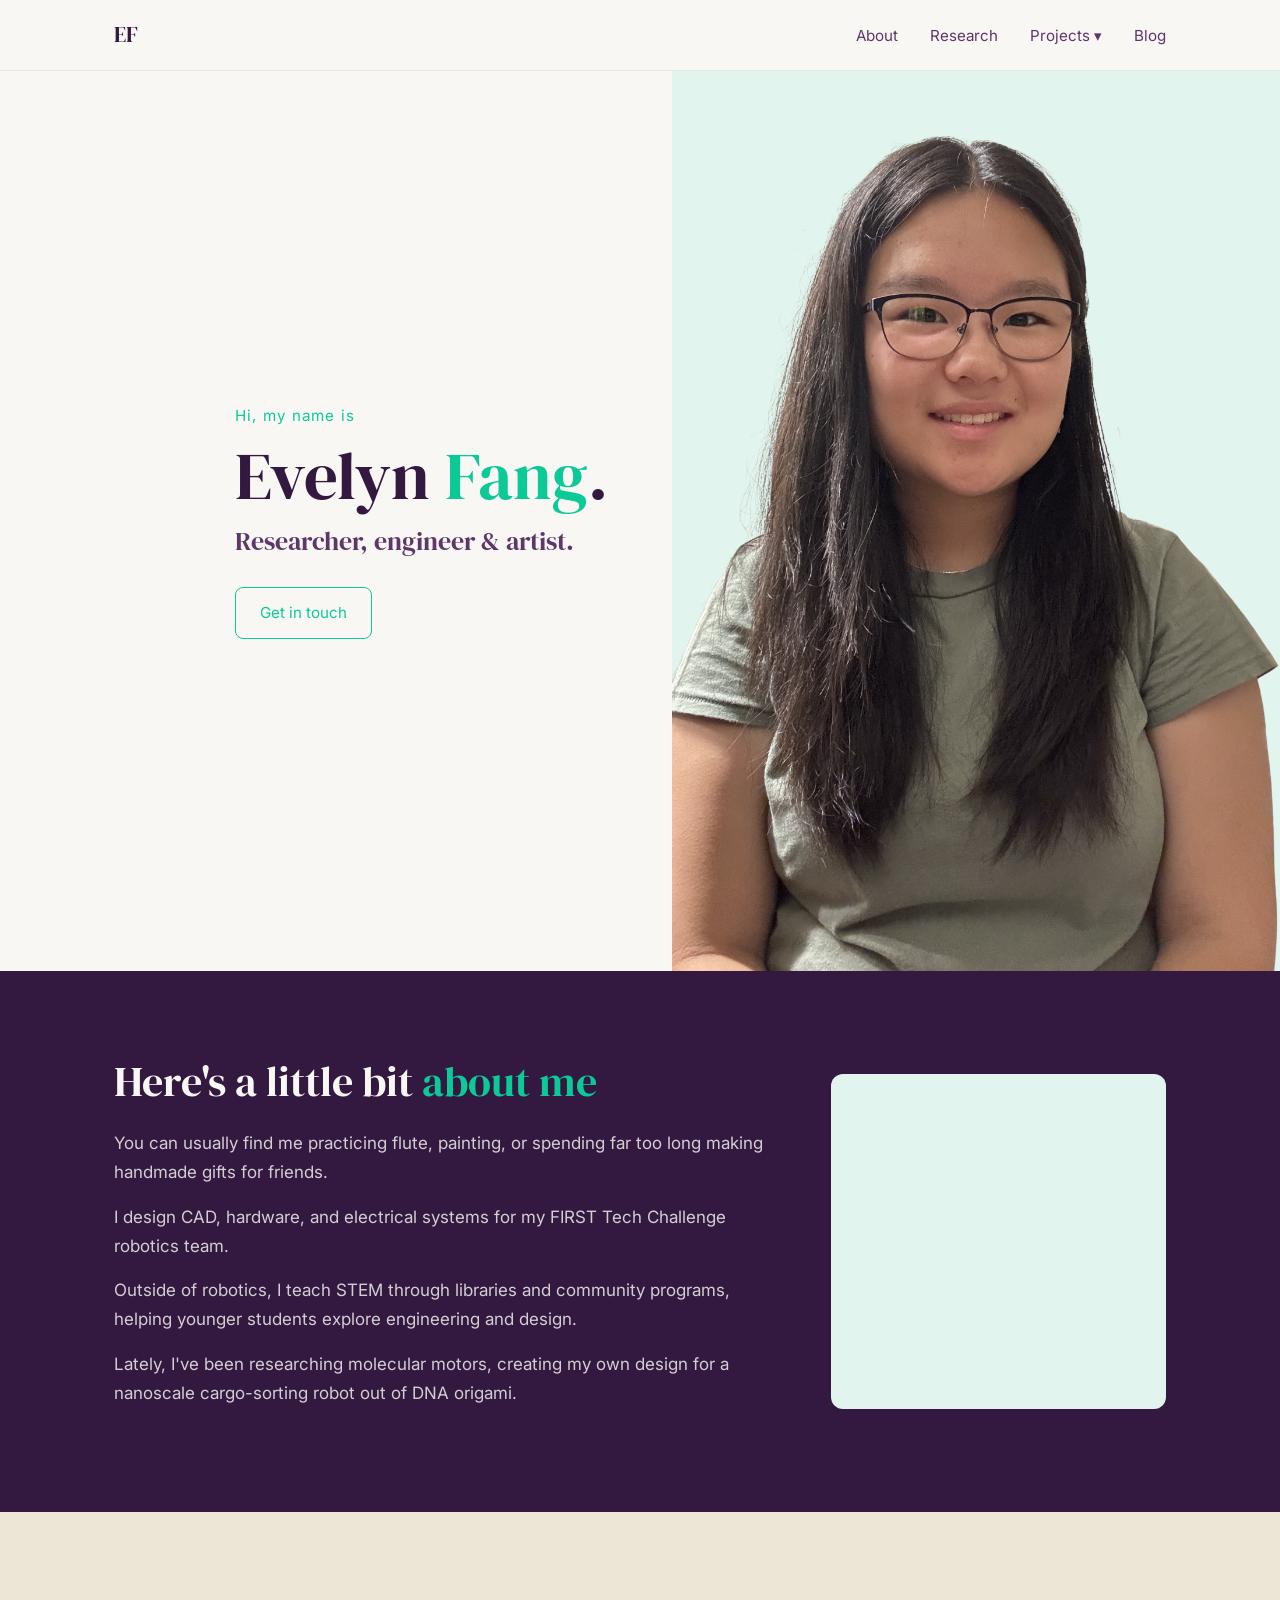
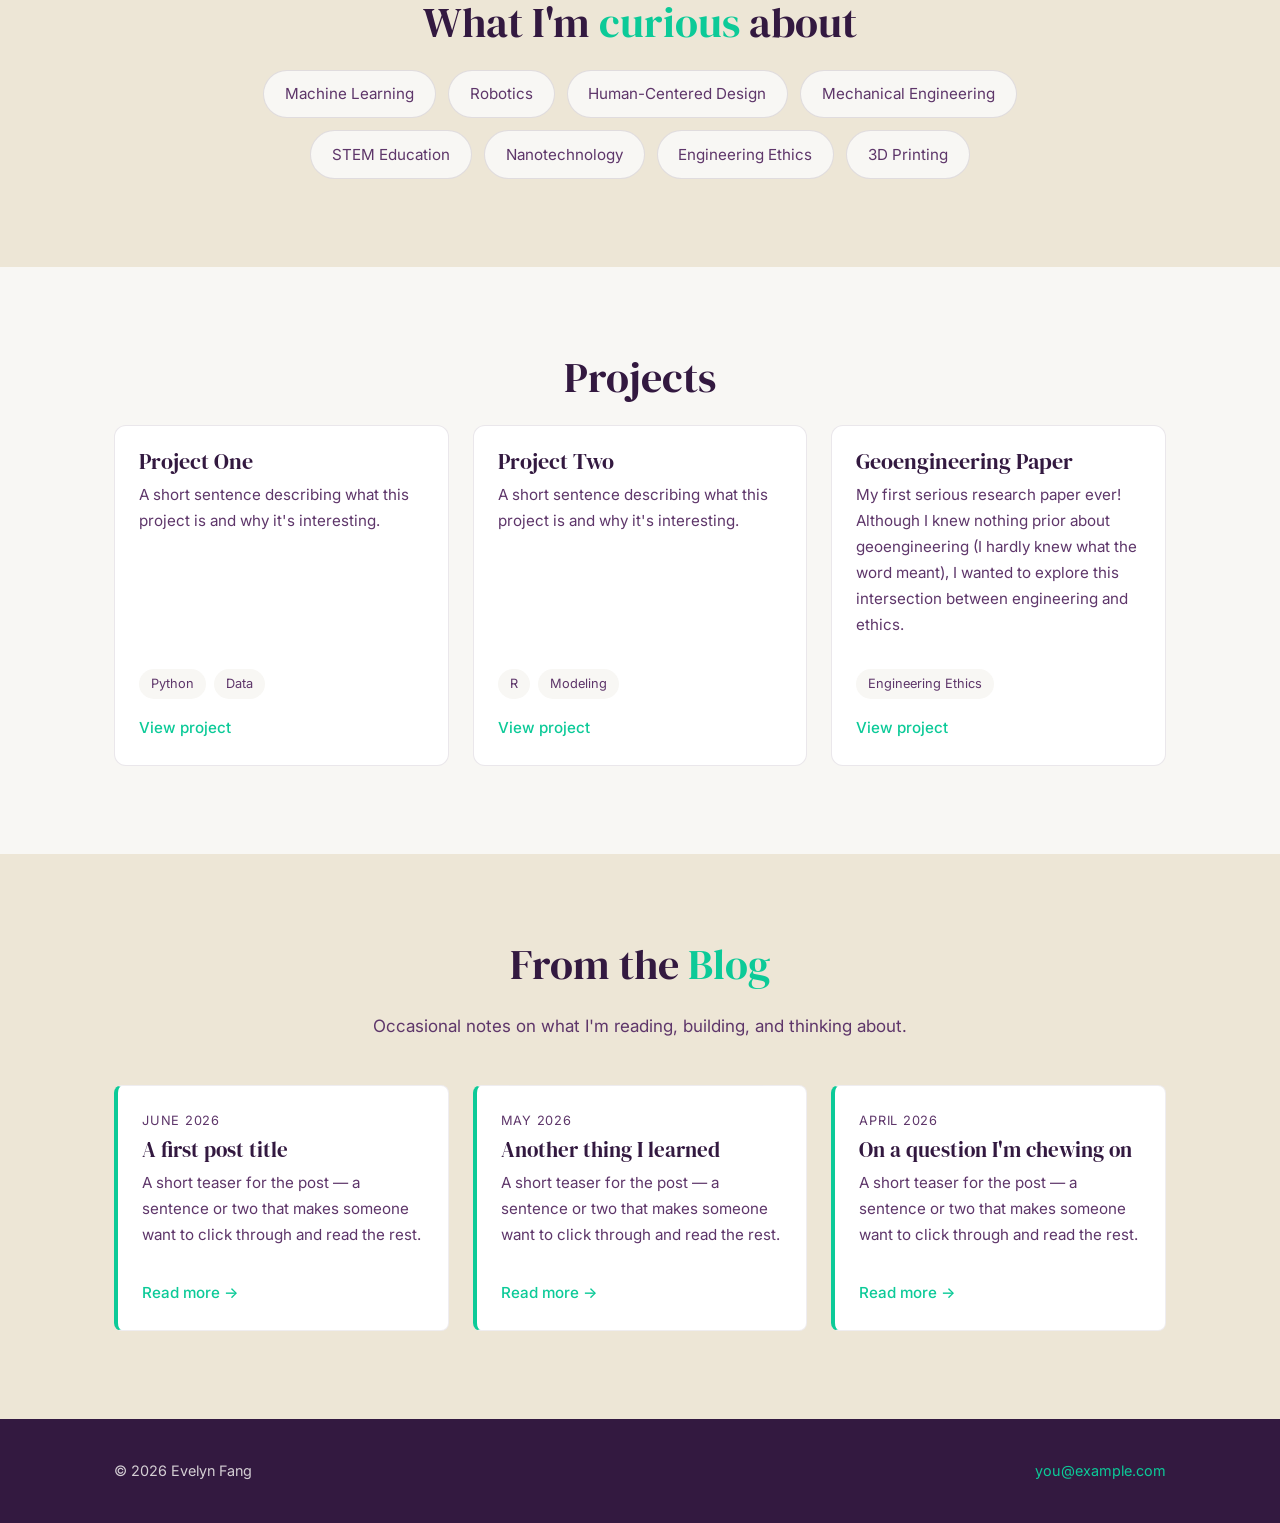
<file: index.html>
<!DOCTYPE html>
<html lang="en">
<head>
  <meta charset="UTF-8" />
  <meta name="viewport" content="width=device-width, initial-scale=1.0" />
  <title>Evelyn Fang — Researcher</title>
  <meta name="description" content="The personal homepage of Evelyn Fang — researcher, engineer, and artist." />

  <link rel="preconnect" href="https://fonts.googleapis.com" />
  <link rel="preconnect" href="https://fonts.gstatic.com" crossorigin />
  <link href="https://fonts.googleapis.com/css2?family=DM+Serif+Display&family=Inter:wght@400;500;600&display=swap" rel="stylesheet" />

  <link rel="stylesheet" href="css/style.css" />
</head>
<body>

  <header class="site-header">
    <nav class="nav">
      <a href="#hero" class="nav__logo">EF</a>
      <ul class="nav__links">
        <li><a href="#about">About</a></li>
        <li><a href="#research">Research</a></li>
        <li class="nav__item nav__item--dropdown">
  <a href="#projects" class="nav__dropdown-toggle">Projects ▾</a>
  <ul class="nav__dropdown">
    <li><a href="project-one.html">Project One</a></li>
    <li><a href="project-two.html">Project Two</a></li>
    <li><a href="project-three.html">Project Three</a></li>
  </ul>
</li>
        <li><a href="#blog">Blog</a></li>
      </ul>
    </nav>
  </header>

  <main>

    <!-- HERO -->
    <section id="hero" class="hero">
      <div class="hero__content">
        <p class="hero__intro">Hi, my name is</p>
        <h1 class="hero__name">Evelyn <span class="accent">Fang</span>.</h1>
        <p class="hero__tagline">Researcher, engineer &amp; artist.</p>
        <!--<p class="hero__blurb">-->
          <!--I study questions and ideas that I can't stop thinking about, and I write about
          what I find along the way. Welcome to my corner of the web.-->
        </p>
        <a href="mailto:efang082@gmail.com" class="button">Get in touch</a>
      </div>
      <div class="hero__media">
        <img class="hero__photo" src="images/me.PNG" alt="Evelyn Fang" />
      </div>
    </section>

    <!-- ABOUT ME -->
    <section id="about" class="section band-dark">
      <div class="container about__inner">
        <div class="about__text">
          <h2 class="section__title">Here's a little bit <span class="accent">about me</span></h2>
          <p>
            You can usually find me practicing flute, painting, or spending far too long making handmade gifts for friends.
          </p>

          <p>
            I design CAD, hardware, and electrical systems for my FIRST Tech Challenge robotics team.
          </p>

          <p>
            Outside of robotics, I teach STEM through libraries and community programs, helping younger students explore engineering and design.
          </p>

          <p>
            Lately, I've been researching molecular motors, creating my own design for a nanoscale cargo-sorting robot out of DNA origami.
         </p>
        </div>
        <div class="about__photo"></div>
      </div>
    </section>

    <!-- RESEARCH INTERESTS -->
    <section id="research" class="section band-sand">
      <div class="container">
        <h2 class="section__title section__title--center">What I'm <span class="accent">curious</span> about</h2>
        <!--<p class="section__lead">A few of the threads I keep pulling on.</p> -->
        <ul class="pills">
          <li>Machine Learning</li>
          <li>Robotics</li>
          <li>Human-Centered Design</li>
          <li>Mechanical Engineering</li>
          <li>STEM Education</li>
          <li>Nanotechnology</li>
          <li>Engineering Ethics </li>
          <li>3D Printing</li>
        </ul>
      </div>
    </section>

    <!-- PROJECTS -->
    <section id="projects" class="section">
      <div class="container">
        <h2 class="section__title section__title--center">Projects</h2>
        <div class="projects__grid">

          <article class="card">
            <h3 class="card__title">Project One</h3>
            <p class="card__desc">A short sentence describing what this project is and why it's interesting.</p>
            <ul class="card__tags">
              <li>Python</li>
              <li>Data</li>
            </ul>
            <a href="project-one.html" class="card__link">View project</a>
          </article>

          <article class="card">
            <h3 class="card__title">Project Two</h3>
            <p class="card__desc">A short sentence describing what this project is and why it's interesting.</p>
            <ul class="card__tags">
              <li>R</li>
              <li>Modeling</li>
            </ul>
            <a href="project-two.html" class="card__link">View project</a>
          </article>

          <article class="card">
            <h3 class="card__title">Geoengineering Paper</h3>
            <p class="card__desc"> My first serious research paper ever! Although I knew nothing prior about geoengineering (I hardly knew what the word meant), I wanted to explore this intersection between engineering and ethics.</p>
            <ul class="card__tags">
              <li>Engineering Ethics</li>
            </ul>
            <a href="project-three.html" class="card__link">View project</a>
          </article>

        </div>
      </div>
    </section>

    <!-- PERSONAL BLOG -->
    <section id="blog" class="section band-sand">
      <div class="container">
        <h2 class="section__title section__title--center">From the <span class="accent">Blog</span></h2>
        <p class="section__lead">Occasional notes on what I'm reading, building, and thinking about.</p>
        <div class="blog__grid">

          <article class="post">
            <p class="post__date">June 2026</p>
            <h3 class="post__title">A first post title</h3>
            <p class="post__excerpt">A short teaser for the post — a sentence or two that makes someone want to click through and read the rest.</p>
            <a href="post-one.html" class="post__link">Read more →</a>
          </article>

          <article class="post">
            <p class="post__date">May 2026</p>
            <h3 class="post__title">Another thing I learned</h3>
            <p class="post__excerpt">A short teaser for the post — a sentence or two that makes someone want to click through and read the rest.</p>
            <a href="post-two.html" class="post__link">Read more →</a>
          </article>

          <article class="post">
            <p class="post__date">April 2026</p>
            <h3 class="post__title">On a question I'm chewing on</h3>
            <p class="post__excerpt">A short teaser for the post — a sentence or two that makes someone want to click through and read the rest.</p>
            <a href="post-three.html" class="post__link">Read more →</a>
          </article>

        </div>
      </div>
    </section>

  </main>

  <footer class="site-footer band-dark">
    <div class="container site-footer__inner">
      <p>© 2026 Evelyn Fang</p>
      <a href="mailto:you@example.com">you@example.com</a>
    </div>
  </footer>

  <script src="js/script.js"></script>
</body>
</html>
</file>
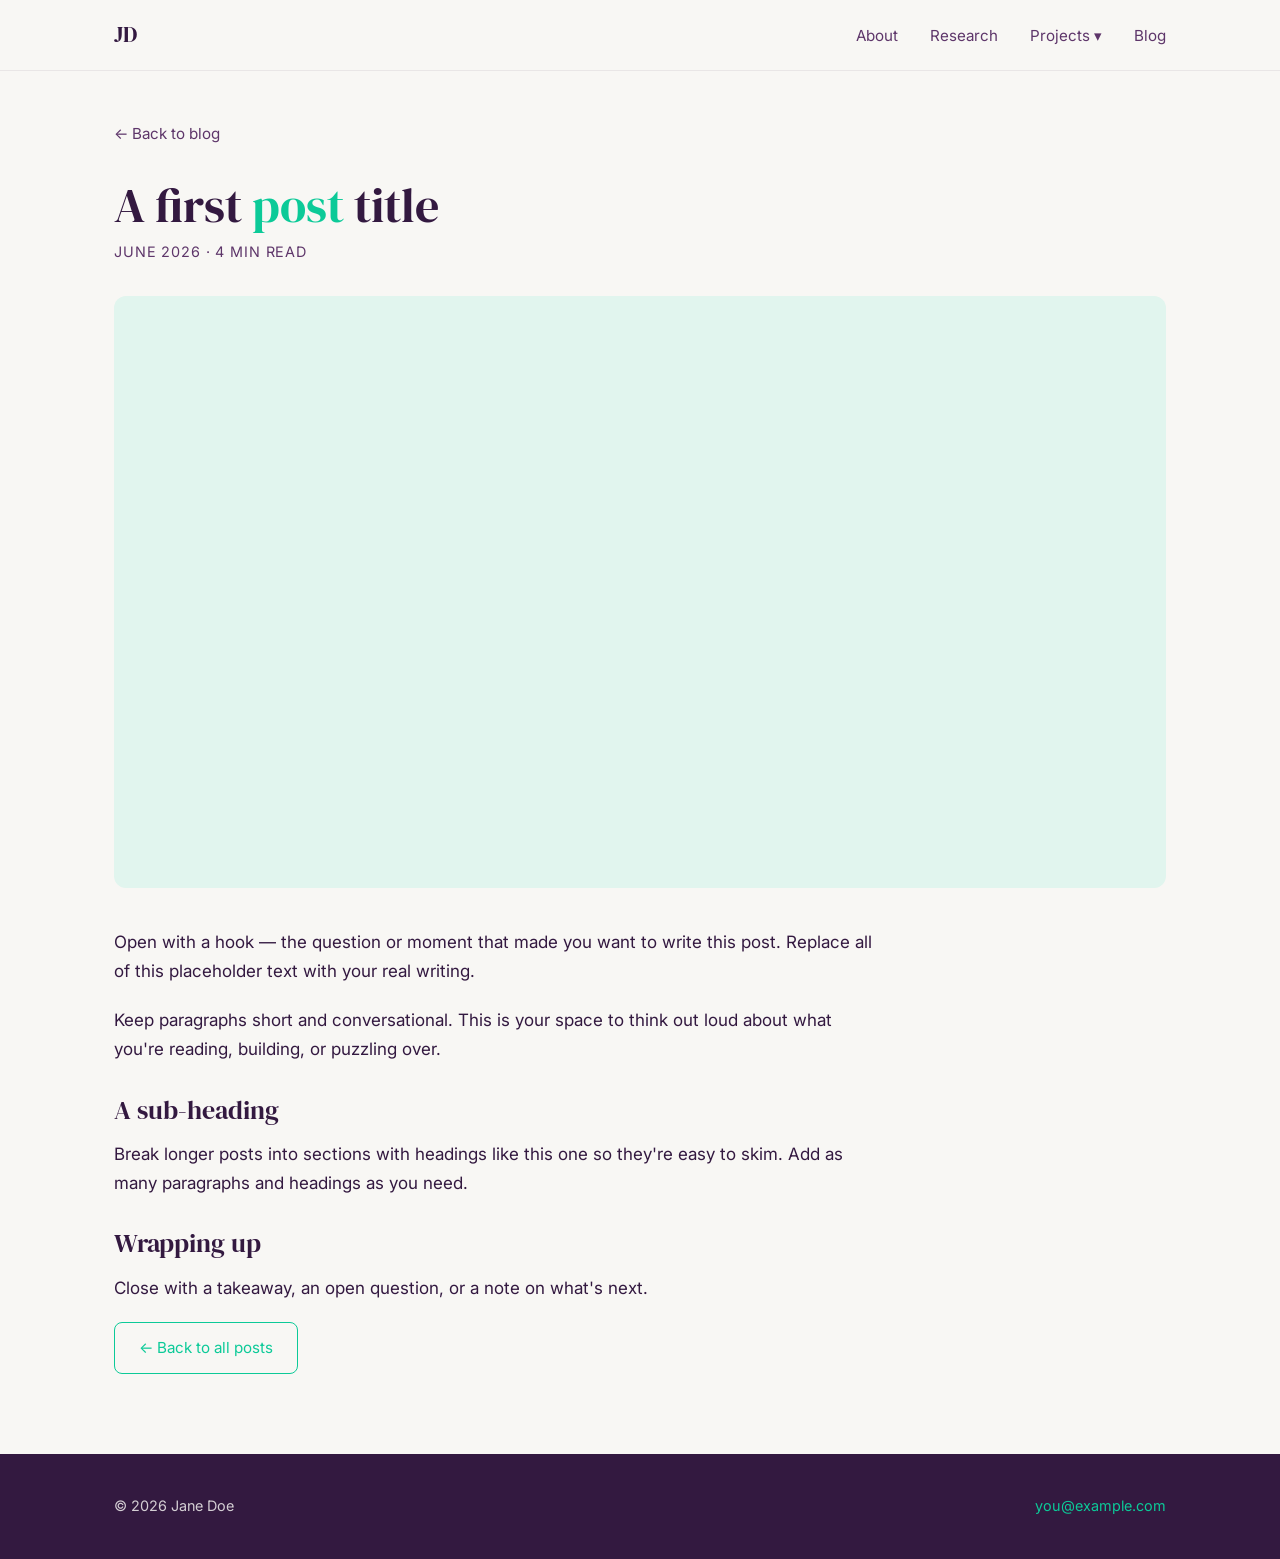
<file: post-one.html>
<!DOCTYPE html>
<html lang="en">
<head>
  <meta charset="UTF-8" />
  <meta name="viewport" content="width=device-width, initial-scale=1.0" />
  <title>A first post title — Jane Doe</title>
  <meta name="description" content="A blog post by Jane Doe." />

  <link rel="preconnect" href="https://fonts.googleapis.com" />
  <link rel="preconnect" href="https://fonts.gstatic.com" crossorigin />
  <link href="https://fonts.googleapis.com/css2?family=DM+Serif+Display&family=Inter:wght@400;500;600&display=swap" rel="stylesheet" />

  <link rel="stylesheet" href="css/style.css" />
</head>
<body>

  <header class="site-header">
    <nav class="nav">
      <a href="index.html#hero" class="nav__logo">JD</a>
      <ul class="nav__links">
        <li><a href="index.html#about">About</a></li>
        <li><a href="index.html#research">Research</a></li>
        <li class="nav__item nav__item--dropdown">
          <a href="index.html#projects" class="nav__dropdown-toggle">Projects ▾</a>
          <ul class="nav__dropdown">
            <li><a href="project-one.html">Project One</a></li>
            <li><a href="project-two.html">Project Two</a></li>
            <li><a href="project-three.html">Project Three</a></li>
          </ul>
        </li>
        <li><a href="index.html#blog">Blog</a></li>
      </ul>
    </nav>
  </header>

  <main class="project-page">
    <div class="container">
      <a href="index.html#blog" class="back-link">← Back to blog</a>

      <h1 class="project__title">A first <span class="accent">post</span> title</h1>
      <p class="project__meta">June 2026 · 4 min read</p>

      <div class="project__photo"></div>

      <div class="project__body">
        <p>
          Open with a hook — the question or moment that made you want to write
          this post. Replace all of this placeholder text with your real writing.
        </p>

        <p>
          Keep paragraphs short and conversational. This is your space to think
          out loud about what you're reading, building, or puzzling over.
        </p>

        <h2>A sub-heading</h2>
        <p>
          Break longer posts into sections with headings like this one so they're
          easy to skim. Add as many paragraphs and headings as you need.
        </p>

        <h2>Wrapping up</h2>
        <p>
          Close with a takeaway, an open question, or a note on what's next.
        </p>
      </div>

      <a href="index.html#blog" class="button">← Back to all posts</a>
    </div>
  </main>

  <footer class="site-footer band-dark">
    <div class="container site-footer__inner">
      <p>© 2026 Jane Doe</p>
      <a href="mailto:you@example.com">you@example.com</a>
    </div>
  </footer>

  <script src="js/script.js"></script>
</body>
</html>
</file>
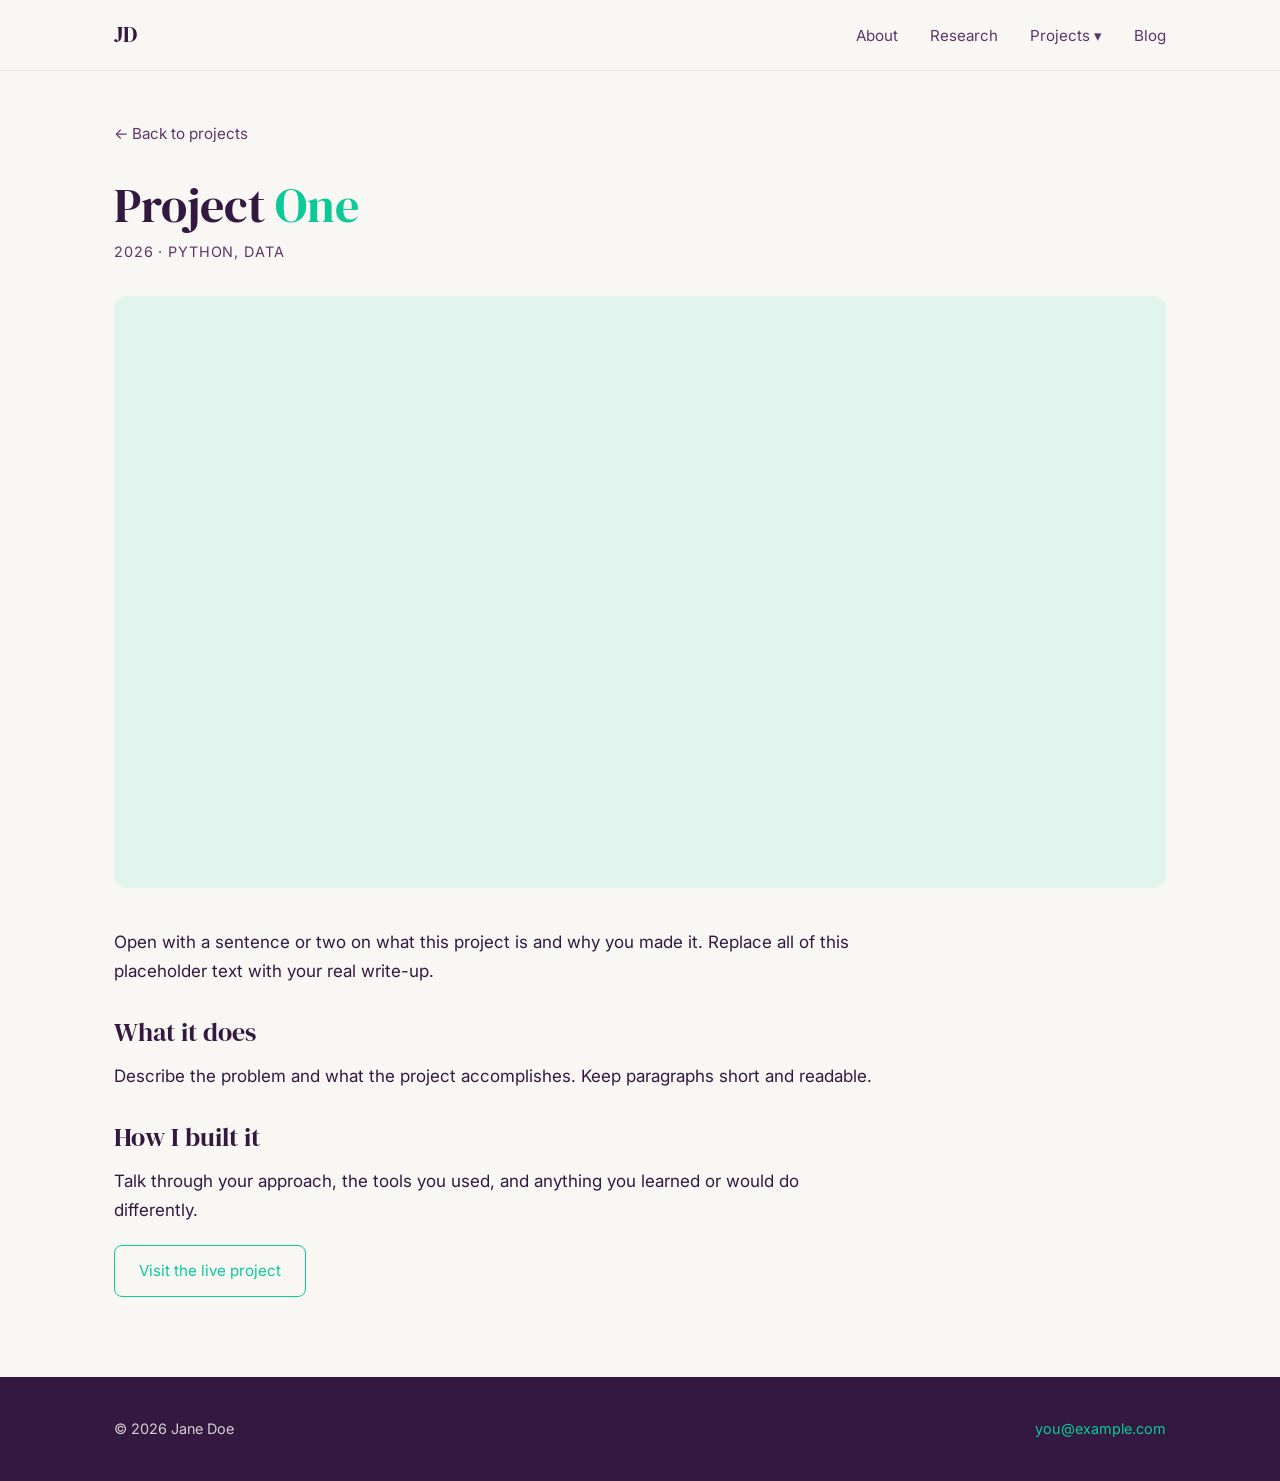
<file: project-one.html>
<!DOCTYPE html>
<html lang="en">
<head>
  <meta charset="UTF-8" />
  <meta name="viewport" content="width=device-width, initial-scale=1.0" />
  <title>Project One — Jane Doe</title>
  <meta name="description" content="Project One by Jane Doe." />

  <link rel="preconnect" href="https://fonts.googleapis.com" />
  <link rel="preconnect" href="https://fonts.gstatic.com" crossorigin />
  <link href="https://fonts.googleapis.com/css2?family=DM+Serif+Display&family=Inter:wght@400;500;600&display=swap" rel="stylesheet" />

  <link rel="stylesheet" href="css/style.css" />
</head>
<body>

  <header class="site-header">
    <nav class="nav">
      <a href="index.html#hero" class="nav__logo">JD</a>
      <ul class="nav__links">
        <li><a href="index.html#about">About</a></li>
        <li><a href="index.html#research">Research</a></li>
        <li class="nav__item nav__item--dropdown">
  <a href="index.html#projects" class="nav__dropdown-toggle">Projects ▾</a>
  <ul class="nav__dropdown">
    <li><a href="project-one.html">Project One</a></li>
    <li><a href="project-two.html">Project Two</a></li>
    <li><a href="project-three.html">Project Three</a></li>
  </ul>
</li>
        <li><a href="index.html#blog">Blog</a></li>
      </ul>
    </nav>
  </header>

  <main class="project-page">
    <div class="container">
      <a href="index.html#projects" class="back-link">← Back to projects</a>

      <h1 class="project__title">Project <span class="accent">One</span></h1>
      <p class="project__meta">2026 · Python, Data</p>

      <div class="project__photo"></div>

      <div class="project__body">
        <p>
          Open with a sentence or two on what this project is and why you made it.
          Replace all of this placeholder text with your real write-up.
        </p>

        <h2>What it does</h2>
        <p>
          Describe the problem and what the project accomplishes. Keep paragraphs
          short and readable.
        </p>

        <h2>How I built it</h2>
        <p>
          Talk through your approach, the tools you used, and anything you learned
          or would do differently.
        </p>
      </div>

      <a href="#" class="button">Visit the live project</a>
    </div>
  </main>

  <footer class="site-footer band-dark">
    <div class="container site-footer__inner">
      <p>© 2026 Jane Doe</p>
      <a href="mailto:you@example.com">you@example.com</a>
    </div>
  </footer>

  <script src="js/script.js"></script>
</body>
</html>
</file>
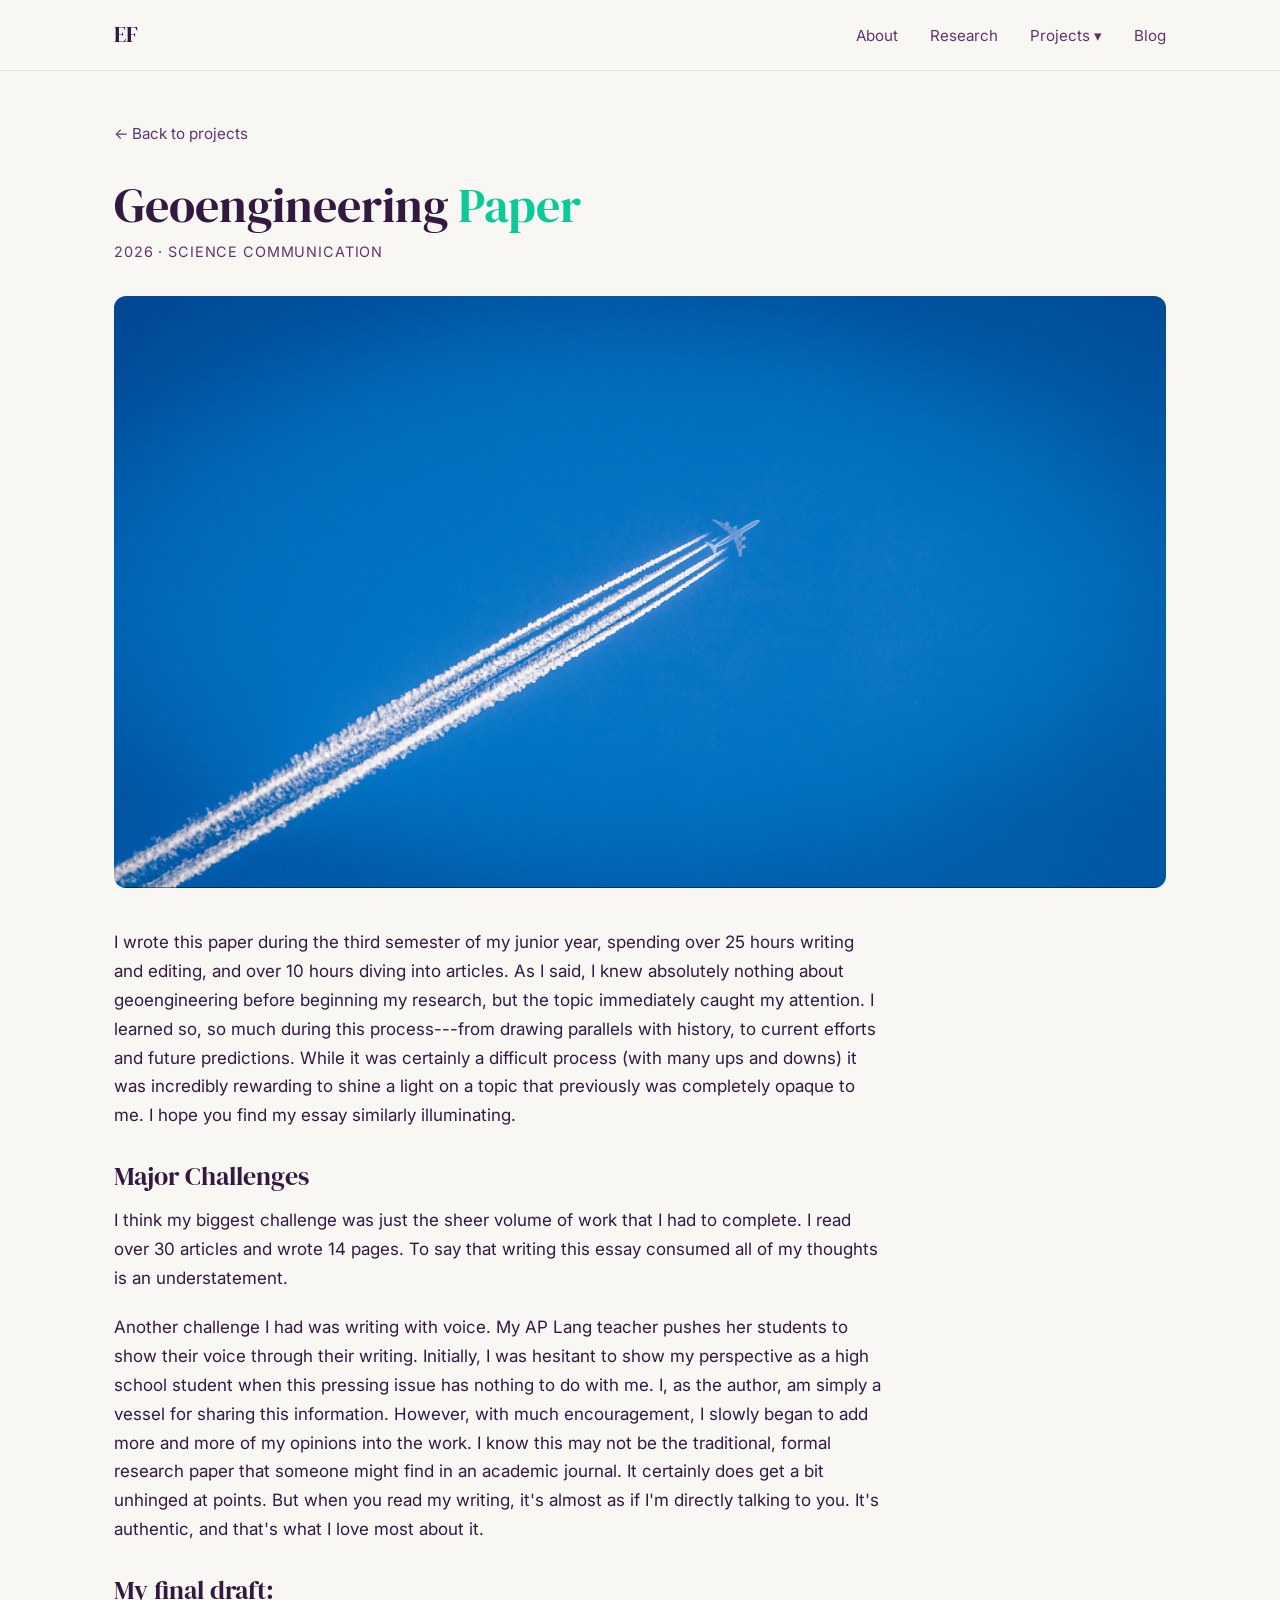
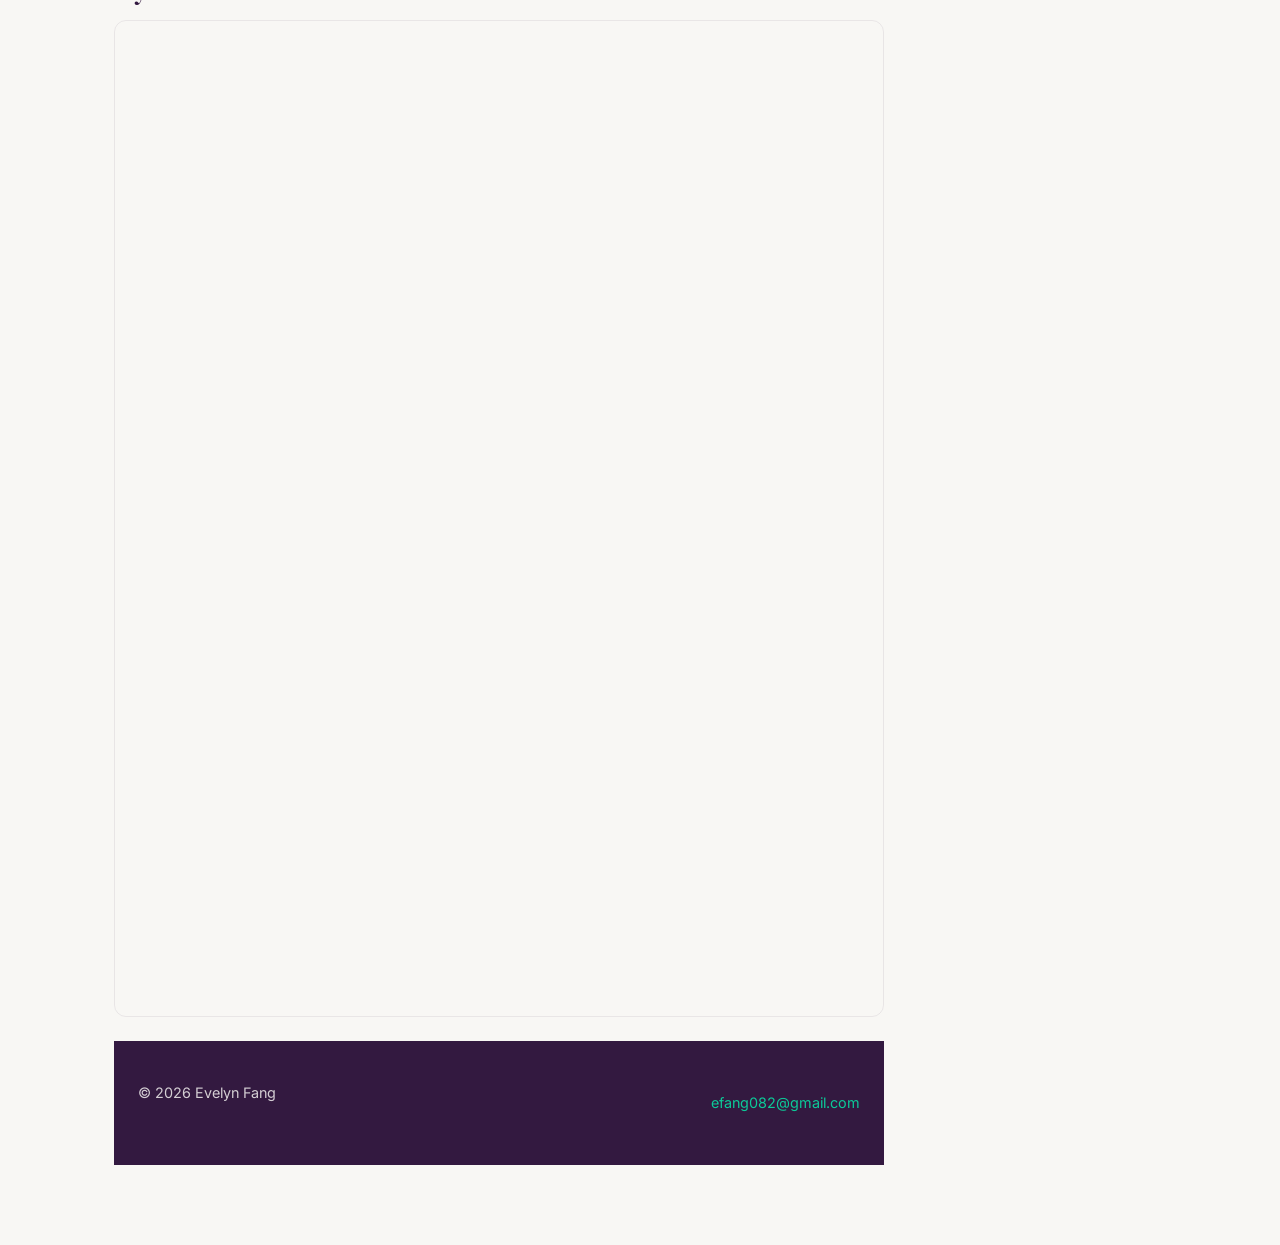
<file: project-three.html>
<!DOCTYPE html>
<html lang="en">
<head>
  <meta charset="UTF-8" />
  <meta name="viewport" content="width=device-width, initial-scale=1.0" />
  <title>Geoengineering - The Next Climate Disaster? </title>
  <meta name="description" content="Geoengineering - The Next Climate Disaster?" />

  <link rel="preconnect" href="https://fonts.googleapis.com" />
  <link rel="preconnect" href="https://fonts.gstatic.com" crossorigin />
  <link href="https://fonts.googleapis.com/css2?family=DM+Serif+Display&family=Inter:wght@400;500;600&display=swap" rel="stylesheet" />

  <link rel="stylesheet" href="css/style.css" />
</head>
<body>

  <header class="site-header">
    <nav class="nav">
      <a href="index.html#hero" class="nav__logo">EF</a>
      <ul class="nav__links">
        <li><a href="index.html#about">About</a></li>
        <li><a href="index.html#research">Research</a></li>
        <li class="nav__item nav__item--dropdown">
  <a href="index.html#projects" class="nav__dropdown-toggle">Projects ▾</a>
  <ul class="nav__dropdown">
    <li><a href="project-one.html">Project One</a></li>
    <li><a href="project-two.html">Project Two</a></li>
    <li><a href="project-three.html">Project Three</a></li>
  </ul>
</li>
        <li><a href="index.html#blog">Blog</a></li>
      </ul>
    </nav>
  </header>


  <main class="project-page">
    <div class="container">
      <a href="index.html#projects" class="back-link">← Back to projects</a>

      <h1 class="project__title">Geoengineering <span class="accent">Paper</span></h1>
      <p class="project__meta">2026 · Science communication</p>

      <div class="project__photo">
        <img src="images/GeoengineeringPlane.jpeg" alt="Geoengineering Plane" />
      </div>

      <div class="project__body">
        <p>
          I wrote this paper during the third semester of my junior year, spending over 25 hours 
          writing and editing, and over 10 hours diving into articles. As I said, I knew absolutely 
          nothing about geoengineering before beginning my research, but the topic immediately 
          caught my attention. I learned so, so much during this process---from drawing parallels 
          with history, to current efforts and future predictions. While it was certainly a difficult 
          process (with many ups and downs) it was incredibly rewarding to shine a light on a topic 
          that previously was completely opaque to me. I hope you find my essay similarly illuminating. 
        </p>

        <h2>Major Challenges</h2>
        <p>
          I think my biggest challenge was just the sheer volume of work that I had to complete. I read
          over 30 articles and wrote 14 pages. To say that writing this essay consumed all of my thoughts
          is an understatement.
        </p>

        <p>
          Another challenge I had was writing with voice. My AP Lang teacher pushes her students to show 
          their voice through their writing. Initially, I was hesitant to show my perspective as a high 
          school student when this pressing issue has nothing to do with me. I, as the author, am simply 
          a vessel for sharing this information. However, with much encouragement, I slowly began to add 
          more and more of my opinions into the work. I know this may not be the traditional, formal research 
          paper that someone might find in an academic journal. It certainly does get a bit unhinged at points.
          But when you read my writing, it's almost as if I'm directly talking to you. It's authentic, and 
          that's what I love most about it.
        </p>

        <h2>My final draft:</h2>
        
<div class="pdf-embed">
  <iframe src="documents/JuniorTheme.pdf" title="Project Three document"></iframe>
</div>

  <footer class="site-footer band-dark">
    <div class="container site-footer__inner">
      <p>© 2026 Evelyn Fang</p>
      <a href="mailto:efang082@gmail.com">efang082@gmail.com</a>
    </div>
  </footer>

  <script src="js/script.js"></script>
</body>
</html>
</file>
<file: css/style.css>
/* =====================================================
   Jane Doe — personal homepage (v2: color-band layout)
   ===================================================== */

/* ===== 1. Reset ===== */
*,
*::before,
*::after { box-sizing: border-box; }
* { margin: 0; padding: 0; }

/* ===== 2. Design tokens ===== */
:root {
  --bg: #F8F7F4;          /* off-white page background */
  --text: #331940;        /* dark purple — body text */
  --text-soft: #5E366A;   /* medium purple — secondary text */
  --accent: #0CCA98;      /* blue-green — signature accent */

  --purple-deep: #331940; /* dark color-band background + footer */
  --sand: #EDE6D6;        /* warm sand — the added band color */
  --mint: #E1F5EE;        /* accent tint — photo placeholder */
  --card-bg: #FFFFFF;     /* card surface */
  --line: rgba(51, 25, 64, 0.08);     /* faint hairline */
  --on-dark: rgba(248, 247, 244, 0.82); /* body text on dark bands */

  --font-heading: 'DM Serif Display', serif;
  --font-body: 'Inter', sans-serif;
}

/* ===== 3. Base typography ===== */
html { scroll-behavior: smooth; }

body {
  background-color: var(--bg);
  color: var(--text);
  font-family: var(--font-body);
  font-size: 1.0625rem;
  line-height: 1.7;
  -webkit-font-smoothing: antialiased;
}

h1, h2, h3 {
  font-family: var(--font-heading);
  font-weight: 400;
  line-height: 1.1;
}

a { color: inherit; text-decoration: none; }
ul { list-style: none; }
p { margin-bottom: 1rem; }
.accent { color: var(--accent); }

/* ===== 4. Layout primitives ===== */
.container {
  max-width: 1100px;
  margin: 0 auto;
  padding: 0 1.5rem;
}

.section {
  padding: 5.5rem 0;
  scroll-margin-top: 5rem;
  position: relative;
  z-index: 2;
  background-color: var(--bg);
}

#hero { scroll-margin-top: 5rem; }

/* Full-width color bands */
.band-dark { background-color: var(--purple-deep); color: var(--on-dark); }
.band-dark h1, .band-dark h2, .band-dark h3 { color: var(--bg); }
.band-dark .section__lead { color: rgba(248, 247, 244, 0.7); }
.band-sand { background-color: var(--sand); }

/* Shared section headings */
.section__title { font-size: clamp(1.8rem, 4vw, 2.6rem); margin-bottom: 1.5rem; }
.section__title--center { text-align: center; }
.section__lead {
  text-align: center;
  color: var(--text-soft);
  max-width: 52ch;
  margin: 0 auto 2.75rem;
}

/* ===== 5. Header / nav ===== */
.site-header {
  position: sticky;
  top: 0;
  background-color: var(--bg);
  border-bottom: 1px solid var(--line);
  z-index: 10;
}

.nav {
  max-width: 1100px;
  margin: 0 auto;
  padding: 1rem 1.5rem;
  display: flex;
  align-items: center;
  justify-content: space-between;
}

.nav__logo { font-family: var(--font-heading); font-size: 1.4rem; color: var(--text); }
.nav__links { display: flex; gap: 2rem; }
.nav__links a { color: var(--text-soft); font-size: 0.95rem; transition: color 0.2s ease; }
.nav__links a:hover,
.nav__links a.active { color: var(--accent); }

/* ===== 6. Hero (sticky, two-column) ===== */
.hero {
  position: sticky;
  top: 0;
  z-index: 1;
  min-height: 100vh;
  background-color: var(--bg);
  display: grid;
  grid-template-columns: 1.05fr 0.95fr;
  align-items: center;
  scroll-margin-top: 5rem;
}
.hero__content {
  padding: 6rem clamp(1.5rem, 5vw, 5rem);
  max-width: 680px;
  justify-self: end;
}
.hero__intro {
  color: var(--accent);
  font-size: 0.95rem;
  letter-spacing: 0.08em;
  margin-bottom: 0.75rem;
}
.hero__name { font-size: clamp(2.6rem, 6vw, 4.2rem); line-height: 1.05; margin-bottom: 0.5rem; }
.hero__tagline {
  font-family: var(--font-heading);
  color: var(--text-soft);
  font-size: clamp(1.2rem, 3vw, 1.6rem);
  margin-bottom: 1.5rem;
}
.hero__blurb { max-width: 46ch; color: var(--text-soft); }

.hero__media {
  align-self: stretch;
  background-color: var(--mint);
  overflow: hidden;
}
.hero__photo {
  width: 100%;
  height: 100%;
  object-fit: cover;
  object-position: center;
  display: block;
}
/* ===== 7. Button (shared) ===== */
.button {
  display: inline-block;
  font-family: var(--font-body);
  font-size: 0.95rem;
  color: var(--accent);
  background-color: transparent;
  border: 1px solid var(--accent);
  border-radius: 8px;
  padding: 0.75rem 1.5rem;
  transition: background-color 0.2s ease, color 0.2s ease;
}
.button:hover { background-color: var(--accent); color: var(--purple-deep); }

/* ===== 8. About ===== */
.about__inner {
  display: grid;
  grid-template-columns: 2fr 1fr;
  gap: 3rem;
  align-items: center;
}
.about__photo {
  aspect-ratio: 1 / 1;
  background-color: var(--mint);
  border-radius: 12px;
}

/* ===== 9. Research — pills ===== */
.pills {
  display: flex;
  flex-wrap: wrap;
  justify-content: center;
  gap: 0.75rem;
  max-width: 820px;
  margin: 0 auto;
}
.pills li {
  background-color: var(--bg);
  color: var(--text-soft);
  border: 1px solid rgba(51, 25, 64, 0.12);
  border-radius: 999px;
  padding: 0.65rem 1.3rem;
  font-size: 0.95rem;
}

/* ===== 10. Projects — cards ===== */
.projects__grid {
  display: grid;
  grid-template-columns: repeat(3, 1fr);
  gap: 1.5rem;
}
.card {
  background-color: var(--card-bg);
  border: 1px solid rgba(51, 25, 64, 0.10);
  border-radius: 12px;
  padding: 1.5rem;
  display: flex;
  flex-direction: column;
  transition: transform 0.2s ease, box-shadow 0.2s ease;
}
.card:hover {
  transform: translateY(-6px);
  box-shadow: 0 10px 24px rgba(51, 25, 64, 0.12);
}
.card__title { font-size: 1.4rem; margin-bottom: 0.5rem; }
.card__desc { color: var(--text-soft); font-size: 0.95rem; flex-grow: 1; }
.card__tags { display: flex; flex-wrap: wrap; gap: 0.5rem; margin: 1rem 0; }
.card__tags li {
  font-size: 0.8rem;
  color: var(--text-soft);
  background-color: var(--bg);
  border-radius: 999px;
  padding: 0.25rem 0.75rem;
}
.card__link { color: var(--accent); font-size: 0.95rem; font-weight: 500; transition: opacity 0.2s ease; }
.card__link:hover { opacity: 0.7; }

/* ===== 11. Blog — posts with accent edge ===== */
.blog__grid {
  display: grid;
  grid-template-columns: repeat(3, 1fr);
  gap: 1.5rem;
}
.post {
  background-color: var(--card-bg);
  border: 1px solid var(--line);
  border-left: 4px solid var(--accent);
  border-radius: 8px;
  padding: 1.5rem;
  display: flex;
  flex-direction: column;
  transition: transform 0.2s ease, box-shadow 0.2s ease;
}
.post:hover {
  transform: translateY(-4px);
  box-shadow: 0 10px 24px rgba(51, 25, 64, 0.10);
}
.post__date {
  font-size: 0.8rem;
  color: var(--text-soft);
  letter-spacing: 0.06em;
  text-transform: uppercase;
  margin-bottom: 0.5rem;
}
.post__title { font-size: 1.3rem; margin-bottom: 0.5rem; }
.post__excerpt { color: var(--text-soft); font-size: 0.95rem; flex-grow: 1; }
.post__link { color: var(--accent); font-weight: 500; font-size: 0.95rem; margin-top: 1rem; }

/* ===== 12. Footer ===== */
.site-footer { padding: 2.5rem 0; }
.site-footer__inner {
  display: flex;
  justify-content: space-between;
  align-items: center;
  flex-wrap: wrap;
  gap: 1rem;
  font-size: 0.9rem;
}
.site-footer__inner p { margin-bottom: 0; }
.site-footer a { color: var(--accent); }

/* ===== 13. Scroll-reveal (paired with script.js) ===== */
.js-enabled main section:not(#hero) > .container {
  opacity: 0;
  transform: translateY(24px);
  transition: opacity 0.6s ease, transform 0.6s ease;
}
.js-enabled main section.visible > .container {
  opacity: 1;
  transform: none;
}

/* ===== Project detail pages ===== */
.project-page { padding: 3rem 0 5rem; }
.back-link {
  display: inline-block;
  color: var(--text-soft);
  font-size: 0.95rem;
  margin-bottom: 2rem;
  transition: color 0.2s ease;
}
.back-link:hover { color: var(--accent); }
.project__title { font-size: clamp(2rem, 5vw, 3rem); margin-bottom: 0.5rem; }
.project__meta {
  color: var(--text-soft);
  font-size: 0.9rem;
  letter-spacing: 0.06em;
  text-transform: uppercase;
  margin-bottom: 2rem;
}
.project__photo {
  aspect-ratio: 16 / 9;
  background-color: var(--mint);
  border-radius: 12px;
  margin-bottom: 2.5rem;
}
.project__body { max-width: 70ch; }
.project__body p { margin-bottom: 1.25rem; }
.project__body h2 { font-size: 1.6rem; margin: 2rem 0 1rem; }

/* ===== 14. Responsive ===== */
@media (max-width: 700px) {
  .section { padding: 3.75rem 0; }
  .hero {
    position: relative;
    grid-template-columns: 1fr;
    min-height: auto;
  }
  .hero__media { order: -1; min-height: 45vh; }
  .hero__content { justify-self: stretch; padding: 3rem 1.5rem; }
  .about__inner { grid-template-columns: 1fr; }
  .projects__grid { grid-template-columns: 1fr; }
  .blog__grid { grid-template-columns: 1fr; }
  .nav__links { gap: 1rem; font-size: 0.9rem; }
}

@media (prefers-reduced-motion: reduce) {
  html { scroll-behavior: auto; }
  .hero { position: relative; }
  .js-enabled main section:not(#hero) > .container {
    opacity: 1; transform: none; transition: none;
  }
}

/* ===== Nav dropdown ===== */
.nav__item--dropdown { position: relative; }
.nav__dropdown-toggle { cursor: pointer; }
.nav__dropdown {
  position: absolute;
  top: 100%;
  left: 50%;
  min-width: 170px;
  background-color: var(--bg);
  border: 1px solid var(--line);
  border-radius: 8px;
  padding: 0.4rem 0;
  box-shadow: 0 10px 24px rgba(51, 25, 64, 0.12);
  opacity: 0;
  visibility: hidden;
  transform: translateX(-50%) translateY(6px);
  transition: opacity 0.2s ease, transform 0.2s ease, visibility 0.2s;
  z-index: 20;
}
.nav__item--dropdown:hover .nav__dropdown,
.nav__item--dropdown.open .nav__dropdown {
  opacity: 1;
  visibility: visible;
  transform: translateX(-50%) translateY(0);
}
.nav__dropdown a {
  display: block;
  padding: 0.5rem 1.25rem;
  font-size: 0.9rem;
  color: var(--text-soft);
  white-space: nowrap;
  transition: color 0.2s ease, background-color 0.2s ease;
}
.nav__dropdown a:hover {
  color: var(--accent);
  background-color: rgba(12, 202, 152, 0.08);
}

/* ===== Embedded PDF ===== */
.pdf-embed {
  position: relative;
  width: 100%;
  aspect-ratio: 8.5 / 11;
  border: 1px solid var(--line);
  border-radius: 12px;
  overflow: hidden;
  margin-bottom: 1.5rem;
}
.pdf-embed iframe {
  position: absolute;
  inset: 0;
  width: 100%;
  height: 100%;
  border: 0;
}
.pdf-fallback {
  font-size: 0.95rem;
  color: var(--text-soft);
}

.project__photo {
  overflow: hidden;
}
.project__photo img {
  width: 100%;
  height: 100%;
  object-fit: cover;
  display: block;
}
</file>
